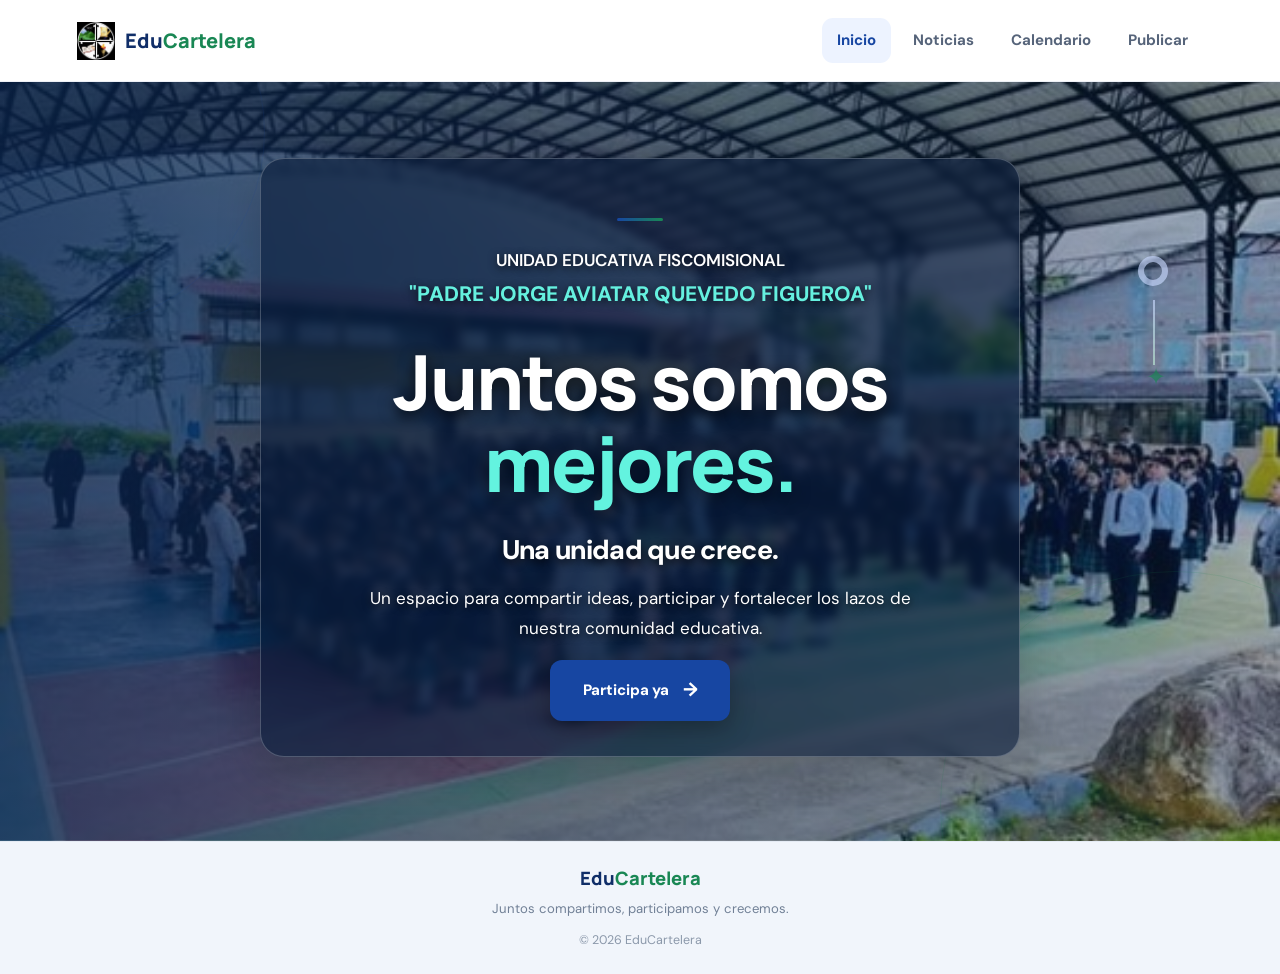
<file: index.html>
<!DOCTYPE html>
<html lang="es">
<head>
  <meta charset="UTF-8">
  <meta name="viewport" content="width=device-width, initial-scale=1.0">

  <meta name="description" content="EduCartelera: un espacio de encuentro para nuestra comunidad educativa.">

  <title>Inicio | EduCartelera</title>

  <link rel="stylesheet" href="styles.css">
  <script src="script.js" defer></script>
</head>

<body>
  <header class="site-header">
    <a class="brand" href="index.html" aria-label="EduCartelera, inicio">
      <img
        class="site-logo"
        src="escudo.png"
        alt="Escudo de la institución"
        width="38"
        height="38"
      >
      <span>Edu<span class="brand-accent">Cartelera</span></span>
    </a>

    <button
      class="menu-toggle"
      type="button"
      aria-label="Abrir menú"
      aria-expanded="false"
    >☰</button>

    <nav class="main-nav" aria-label="Navegación principal">
      <a class="active" href="index.html">Inicio</a>
      <a href="noticias.html">Noticias</a>
      <a href="calendar.html">Calendario</a>
      <a href="publica.html">Publicar</a>
    </nav>
  </header>

  <main>
    <section class="home-hero-minimal">
      <div class="home-decoration home-decoration-one"></div>
      <div class="home-decoration home-decoration-two"></div>

      <div class="home-content">
        

        <div class="home-line"></div>

        <p class="home-institution">
          UNIDAD EDUCATIVA FISCOMISIONAL
          <strong>"PADRE JORGE AVIATAR QUEVEDO FIGUEROA"</strong>
        </p>

        <h1>
          Juntos somos
          <span>mejores.</span>
        </h1>

        <p class="home-slogan">
          Una unidad que crece.
        </p>

        <p class="home-description">
          Un espacio para compartir ideas, participar y fortalecer
          los lazos de nuestra comunidad educativa.
        </p>

        <a class="button button-primary home-cta" href="publica.html">
          Participa ya
          <span aria-hidden="true">→</span>
        </a>
        
      </div>

      <div class="home-side-mark" aria-hidden="true">
        <span class="mark-circle"></span>
        <span class="mark-line"></span>
        <span class="mark-star">✦</span>
      </div>
    </section>
  </main>

  <footer class="site-footer home-footer">
    <a class="footer-brand" href="index.html">
      Edu<span class="brand-accent">Cartelera</span>
    </a>

    <p>Juntos compartimos, participamos y crecemos.</p>

    <span class="copyright">
      © <span data-year>2026</span> EduCartelera
    </span>
  </footer>
</body>
</html>
</file>
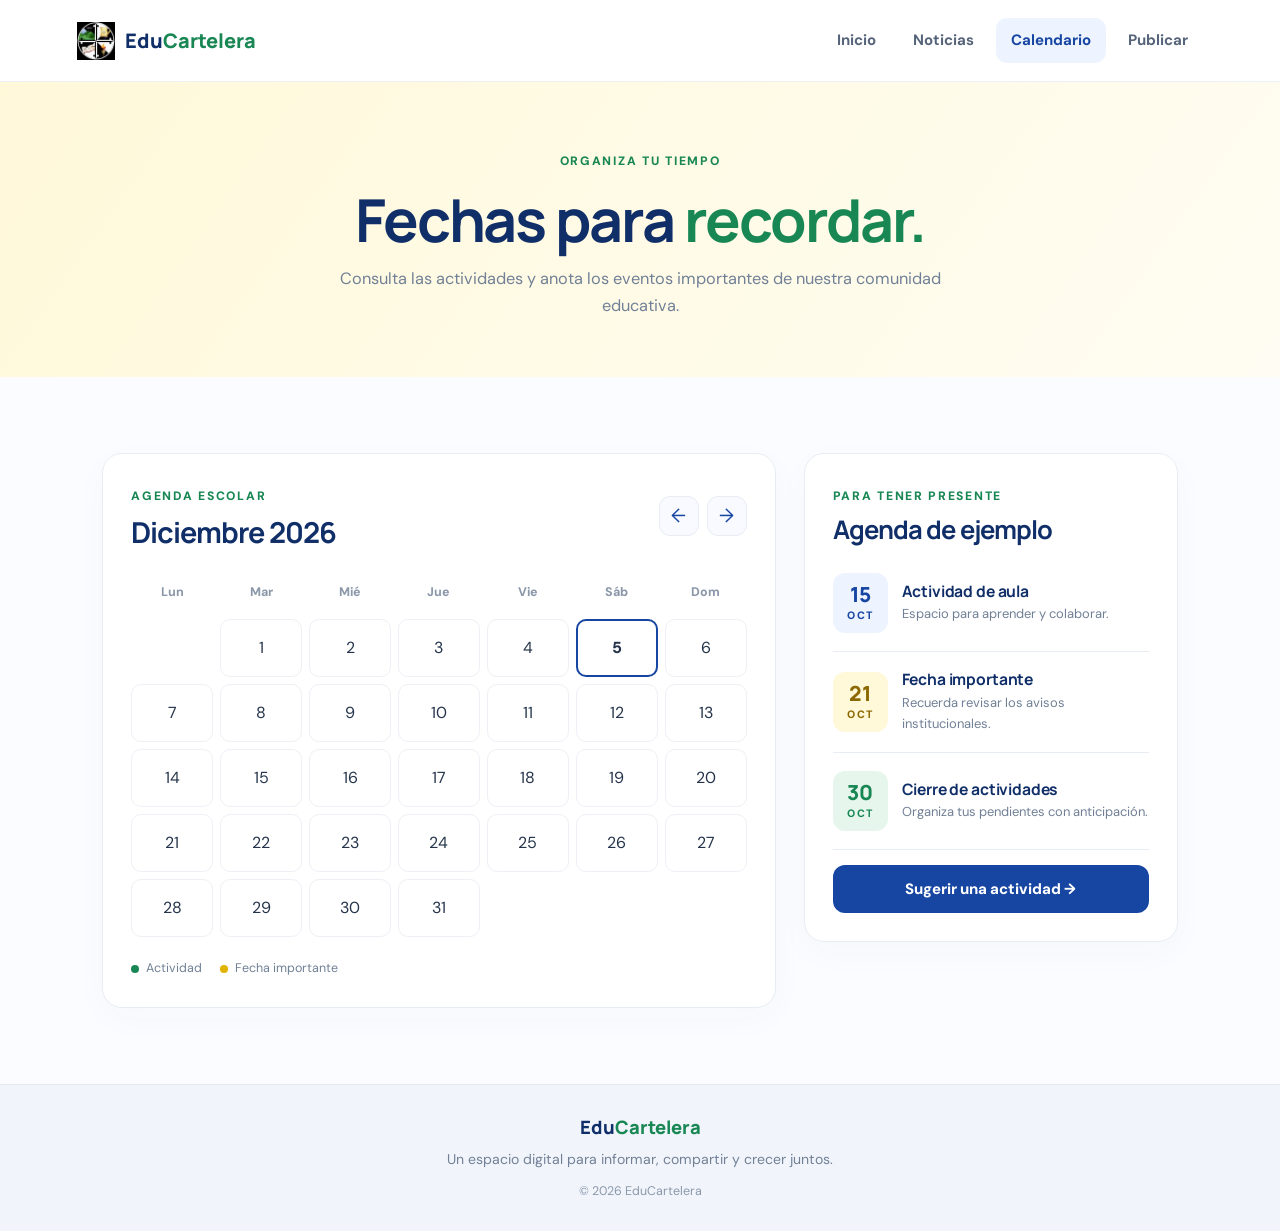
<file: calendar.html>
<!DOCTYPE html>
<html lang="es">
<head>
  <meta charset="UTF-8">
  <meta name="viewport" content="width=device-width, initial-scale=1.0">
  <meta name="description" content="Calendario de actividades de EduCartelera.">
  <title>Calendario | EduCartelera</title>
  <link rel="stylesheet" href="styles.css">
  <script src="script.js" defer></script>
</head>
<body>
  <header class="site-header">
    <a class="brand" href="index.html" aria-label="EduCartelera, inicio">
      <img class="site-logo" src="escudo.png" alt="Escudo de la institución" width="38" height="38">
      <span>Edu<span class="brand-accent">Cartelera</span></span>
    </a>
    <button class="menu-toggle" type="button" aria-label="Abrir menú" aria-expanded="false">☰</button>
    <nav class="main-nav" aria-label="Navegación principal">
      <a href="index.html">Inicio</a><a href="noticias.html">Noticias</a><a class="active" href="calendar.html">Calendario</a><a href="publica.html">Publicar</a>
    </nav>
  </header>

  <main class="page-main">
    <section class="page-hero page-hero-yellow">
      <span class="section-kicker">ORGANIZA TU TIEMPO</span>
      <h1>Fechas para <span>recordar.</span></h1>
      <p>Consulta las actividades y anota los eventos importantes de nuestra comunidad educativa.</p>
    </section>

    <section class="section calendar-section">
      <div class="calendar-panel">
        <div class="calendar-top">
          <div><span class="section-kicker">AGENDA ESCOLAR</span><h2 id="calendar-month-label">Octubre 2026</h2></div>
          <div class="calendar-controls"><button type="button" id="prev-month" aria-label="Mes anterior">←</button><button type="button" id="next-month" aria-label="Mes siguiente">→</button></div>
        </div>
        <div class="calendar-grid calendar-weekdays" aria-hidden="true"><span>Lun</span><span>Mar</span><span>Mié</span><span>Jue</span><span>Vie</span><span>Sáb</span><span>Dom</span></div>
        <div class="calendar-grid" id="calendar-days" aria-label="Días del mes"></div>
        <div class="calendar-legend"><span><i class="legend-dot dot-blue"></i> Actividad</span><span><i class="legend-dot dot-yellow"></i> Fecha importante</span></div>
      </div>
      <aside class="events-panel">
        <span class="section-kicker">PARA TENER PRESENTE</span><h2>Agenda de ejemplo</h2>
        <article class="event-item"><div class="event-date event-date-blue"><strong>15</strong><span>OCT</span></div><div><h3>Actividad de aula</h3><p>Espacio para aprender y colaborar.</p></div></article>
        <article class="event-item"><div class="event-date event-date-yellow"><strong>21</strong><span>OCT</span></div><div><h3>Fecha importante</h3><p>Recuerda revisar los avisos institucionales.</p></div></article>
        <article class="event-item"><div class="event-date event-date-green"><strong>30</strong><span>OCT</span></div><div><h3>Cierre de actividades</h3><p>Organiza tus pendientes con anticipación.</p></div></article>
        <a class="button button-primary button-full" href="publica.html">Sugerir una actividad →</a>
      </aside>
    </section>
  </main>

  <footer class="site-footer"><a class="footer-brand" href="index.html">Edu<span class="brand-accent">Cartelera</span></a><p>Un espacio digital para informar, compartir y crecer juntos.</p><span class="copyright">© <span data-year>2026</span> EduCartelera</span></footer>
</body>
</html>
</file>
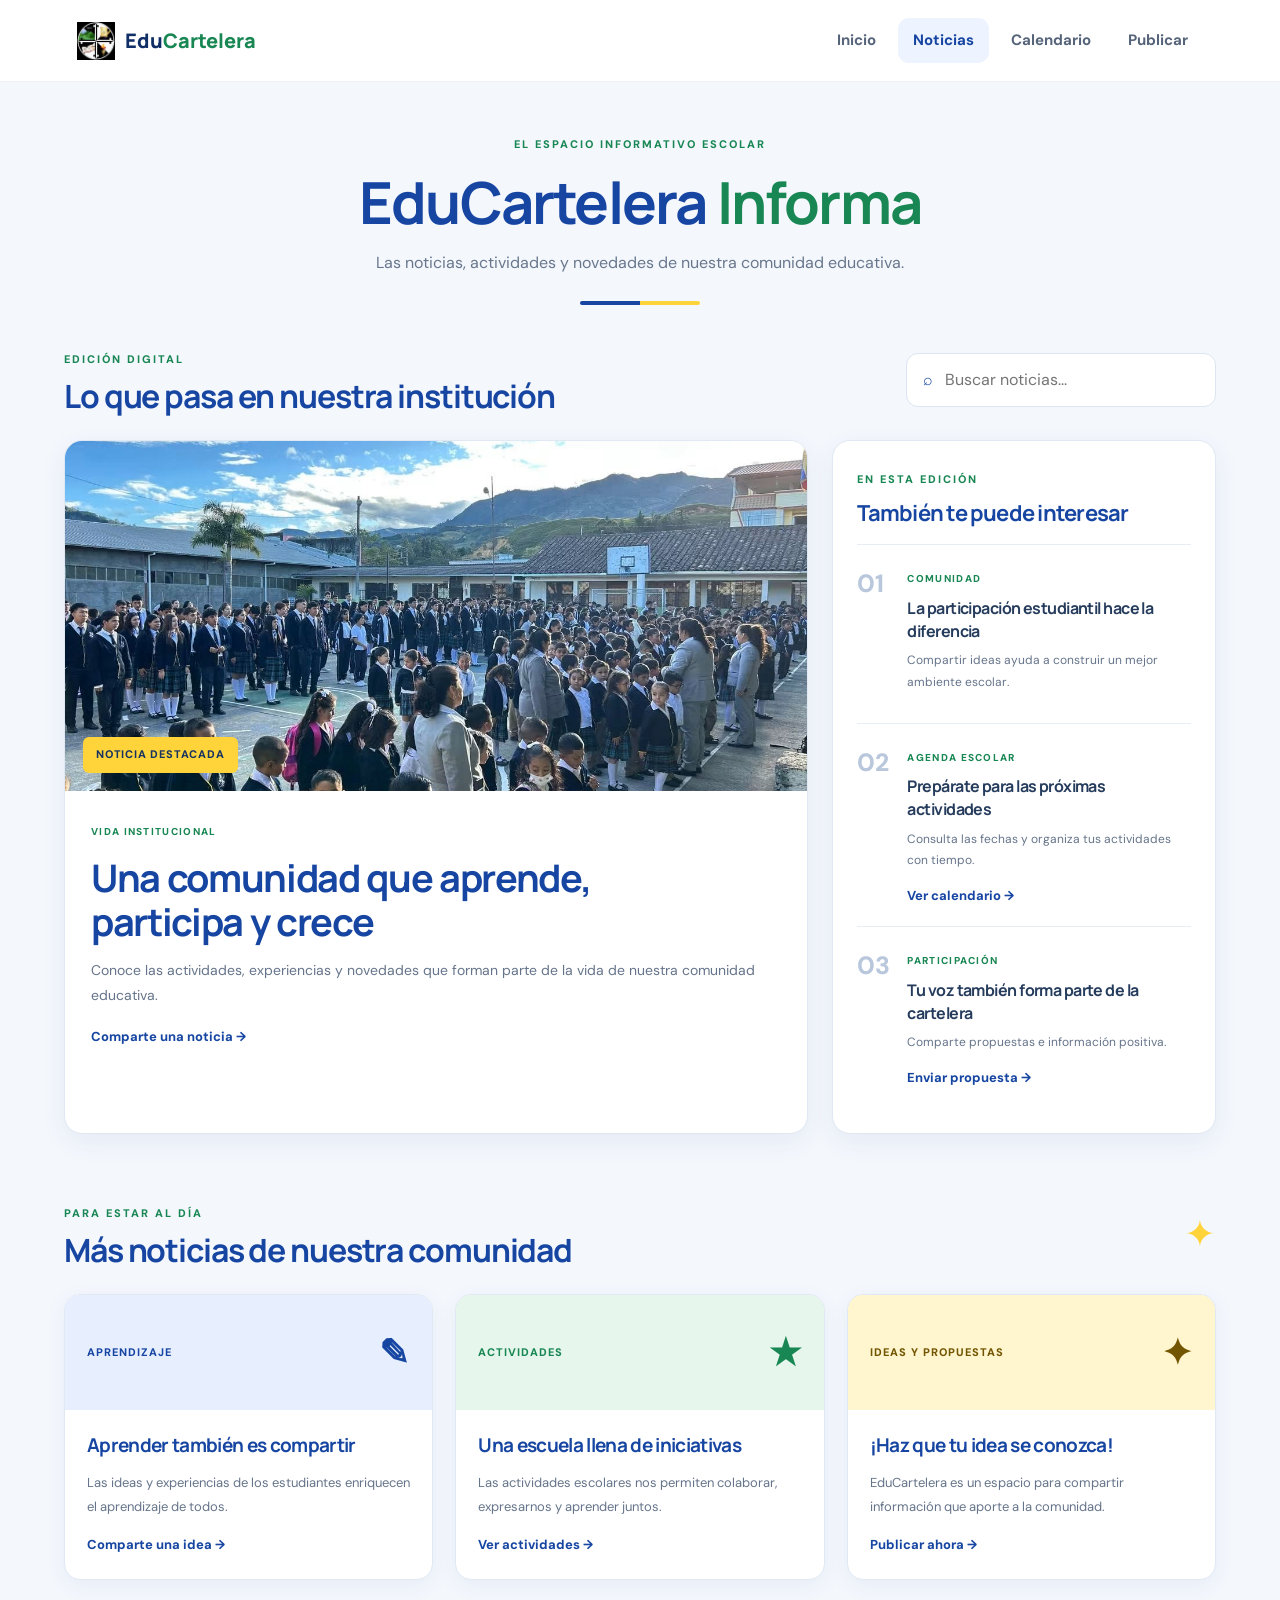
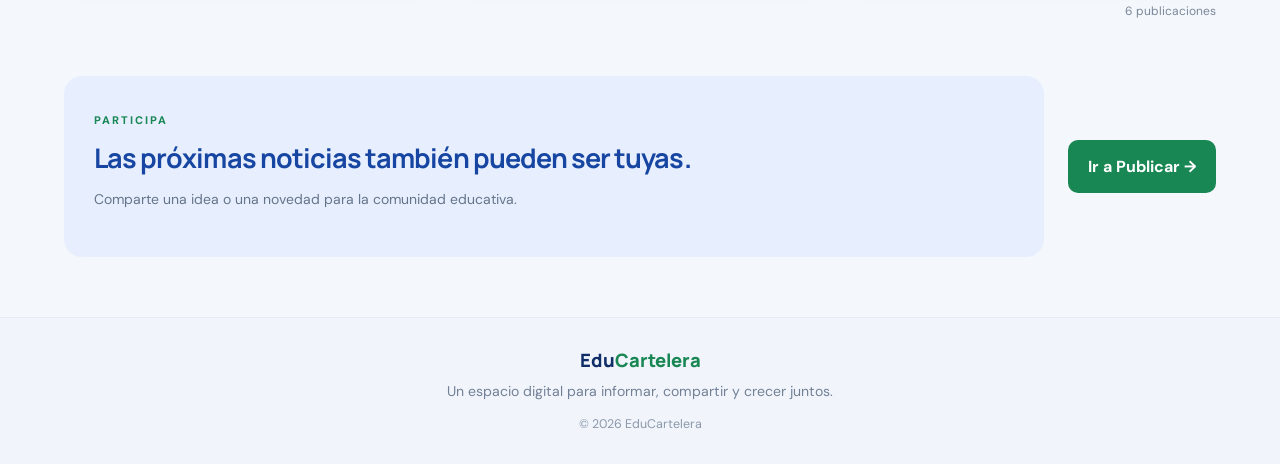
<file: noticias.html>
<!DOCTYPE html>
<html lang="es">
<head>
  <meta charset="UTF-8">
  <meta name="viewport" content="width=device-width, initial-scale=1.0">
  <meta name="description" content="Periódico digital de nuestra comunidad educativa.">
  <title>Noticias | EduCartelera</title>
  <link rel="stylesheet" href="styles.css">
  <script src="script.js" defer></script>
</head>
<body>
  <header class="site-header">
    <a class="brand" href="index.html" aria-label="EduCartelera, inicio">
      <img class="site-logo" src="escudo.png" alt="Escudo de la institución" width="38" height="38">
      <span>Edu<span class="brand-accent">Cartelera</span></span>
    </a>

    <button class="menu-toggle" type="button"
      aria-label="Abrir menú" aria-expanded="false">☰</button>

    <nav class="main-nav" aria-label="Navegación principal">
      <a href="index.html">Inicio</a>
      <a class="active" href="noticias.html">Noticias</a>
      <a href="calendar.html">Calendario</a>
      <a href="publica.html">Publicar</a>
    </nav>
  </header>

  <main class="periodico">

    <!-- CABECERA DEL PERIÓDICO -->
    <section class="periodico-masthead">
      <span class="periodico-etiqueta">EL ESPACIO INFORMATIVO ESCOLAR</span>
      <h1>EduCartelera <span>Informa</span></h1>
      <p>Las noticias, actividades y novedades de nuestra comunidad educativa.</p>
      <div class="periodico-linea"></div>
    </section>

    <!-- BUSCADOR -->
    <section class="periodico-busqueda">
      <div>
        <span class="periodico-mini">EDICIÓN DIGITAL</span>
        <h2>Lo que pasa en nuestra institución</h2>
      </div>

      <label class="periodico-search">
        <span aria-hidden="true">⌕</span>
        <input id="news-search" type="search"
          placeholder="Buscar noticias..." autocomplete="off"
          aria-label="Buscar noticias">
      </label>
    </section>

    <!-- NOTICIA DESTACADA -->
    <section class="periodico-destacada">
      <article class="periodico-portada" data-search="institución comunidad estudiantes actividades escolares vida institucional">
        <div class="portada-foto">
          <img src="institucion-noticias.jpg"
            alt="Fotografía de nuestra institución educativa">
          <span class="portada-sello">NOTICIA DESTACADA</span>
        </div>

        <div class="portada-contenido">
          <span class="noticia-seccion">VIDA INSTITUCIONAL</span>
          <h2>Una comunidad que aprende, participa y crece</h2>
          <p>
            Conoce las actividades, experiencias y novedades que forman
            parte de la vida de nuestra comunidad educativa.
          </p>
          <a class="periodico-enlace" href="publica.html">
            Comparte una noticia <span>→</span>
          </a>
        </div>
      </article>

      <aside class="periodico-lateral">
        <span class="periodico-mini">EN ESTA EDICIÓN</span>
        <h2>También te puede interesar</h2>

        <article class="lateral-noticia" data-search="participación estudiantil comunidad actividades">
          <span class="lateral-numero">01</span>
          <div>
            <span class="noticia-seccion">COMUNIDAD</span>
            <h3>La participación estudiantil hace la diferencia</h3>
            <p>Compartir ideas ayuda a construir un mejor ambiente escolar.</p>
          </div>
        </article>

        <article class="lateral-noticia" data-search="organización calendario eventos actividades fechas">
          <span class="lateral-numero">02</span>
          <div>
            <span class="noticia-seccion">AGENDA ESCOLAR</span>
            <h3>Prepárate para las próximas actividades</h3>
            <p>Consulta las fechas y organiza tus actividades con tiempo.</p>
            <a href="calendar.html">Ver calendario →</a>
          </div>
        </article>

        <article class="lateral-noticia" data-search="ideas creatividad propuestas estudiantes">
          <span class="lateral-numero">03</span>
          <div>
            <span class="noticia-seccion">PARTICIPACIÓN</span>
            <h3>Tu voz también forma parte de la cartelera</h3>
            <p>Comparte propuestas e información positiva.</p>
            <a href="publica.html">Enviar propuesta →</a>
          </div>
        </article>
      </aside>
    </section>

    <!-- OTRAS NOTICIAS -->
    <section class="periodico-otras">
      <div class="periodico-titulo-seccion">
        <div>
          <span class="periodico-mini">PARA ESTAR AL DÍA</span>
          <h2>Más noticias de nuestra comunidad</h2>
        </div>
        <span class="periodico-decoracion">✦</span>
      </div>

      <div class="periodico-tarjetas" id="news-grid">
        <article class="periodico-tarjeta" data-search="académico aprendizaje educación estudiantes">
          <div class="tarjeta-cabecera tarjeta-azul">
            <span>APRENDIZAJE</span>
            <span class="tarjeta-icono">✎</span>
          </div>
          <div class="tarjeta-contenido">
            <h3>Aprender también es compartir</h3>
            <p>Las ideas y experiencias de los estudiantes enriquecen el aprendizaje de todos.</p>
            <a href="publica.html">Comparte una idea →</a>
          </div>
        </article>

        <article class="periodico-tarjeta" data-search="deporte cultura actividades escolares eventos">
          <div class="tarjeta-cabecera tarjeta-verde">
            <span>ACTIVIDADES</span>
            <span class="tarjeta-icono">★</span>
          </div>
          <div class="tarjeta-contenido">
            <h3>Una escuela llena de iniciativas</h3>
            <p>Las actividades escolares nos permiten colaborar, expresarnos y aprender juntos.</p>
            <a href="calendar.html">Ver actividades →</a>
          </div>
        </article>

        <article class="periodico-tarjeta" data-search="creatividad ideas propuestas participación">
          <div class="tarjeta-cabecera tarjeta-amarilla">
            <span>IDEAS Y PROPUESTAS</span>
            <span class="tarjeta-icono">✦</span>
          </div>
          <div class="tarjeta-contenido">
            <h3>¡Haz que tu idea se conozca!</h3>
            <p>EduCartelera es un espacio para compartir información que aporte a la comunidad.</p>
            <a href="publica.html">Publicar ahora →</a>
          </div>
        </article>
      </div>

      <p class="periodico-vacio" id="news-empty" hidden>
        No encontramos noticias con ese texto. Prueba con otra palabra.
      </p>
      <p class="periodico-conteo" id="news-count">6 publicaciones</p>
    </section>

    <section class="periodico-invitacion">
      <div>
        <span class="periodico-mini">PARTICIPA</span>
        <h2>Las próximas noticias también pueden ser tuyas.</h2>
        <p>Comparte una idea o una novedad para la comunidad educativa.</p>
      </div>
      <a href="publica.html">Ir a Publicar <span>→</span></a>
    </section>

  </main>

  <footer class="site-footer">
    <a class="footer-brand" href="index.html">Edu<span class="brand-accent">Cartelera</span></a>
    <p>Un espacio digital para informar, compartir y crecer juntos.</p>
    <span class="copyright">© <span data-year>2026</span> EduCartelera</span>
  </footer>
</body>
</html>
</file>
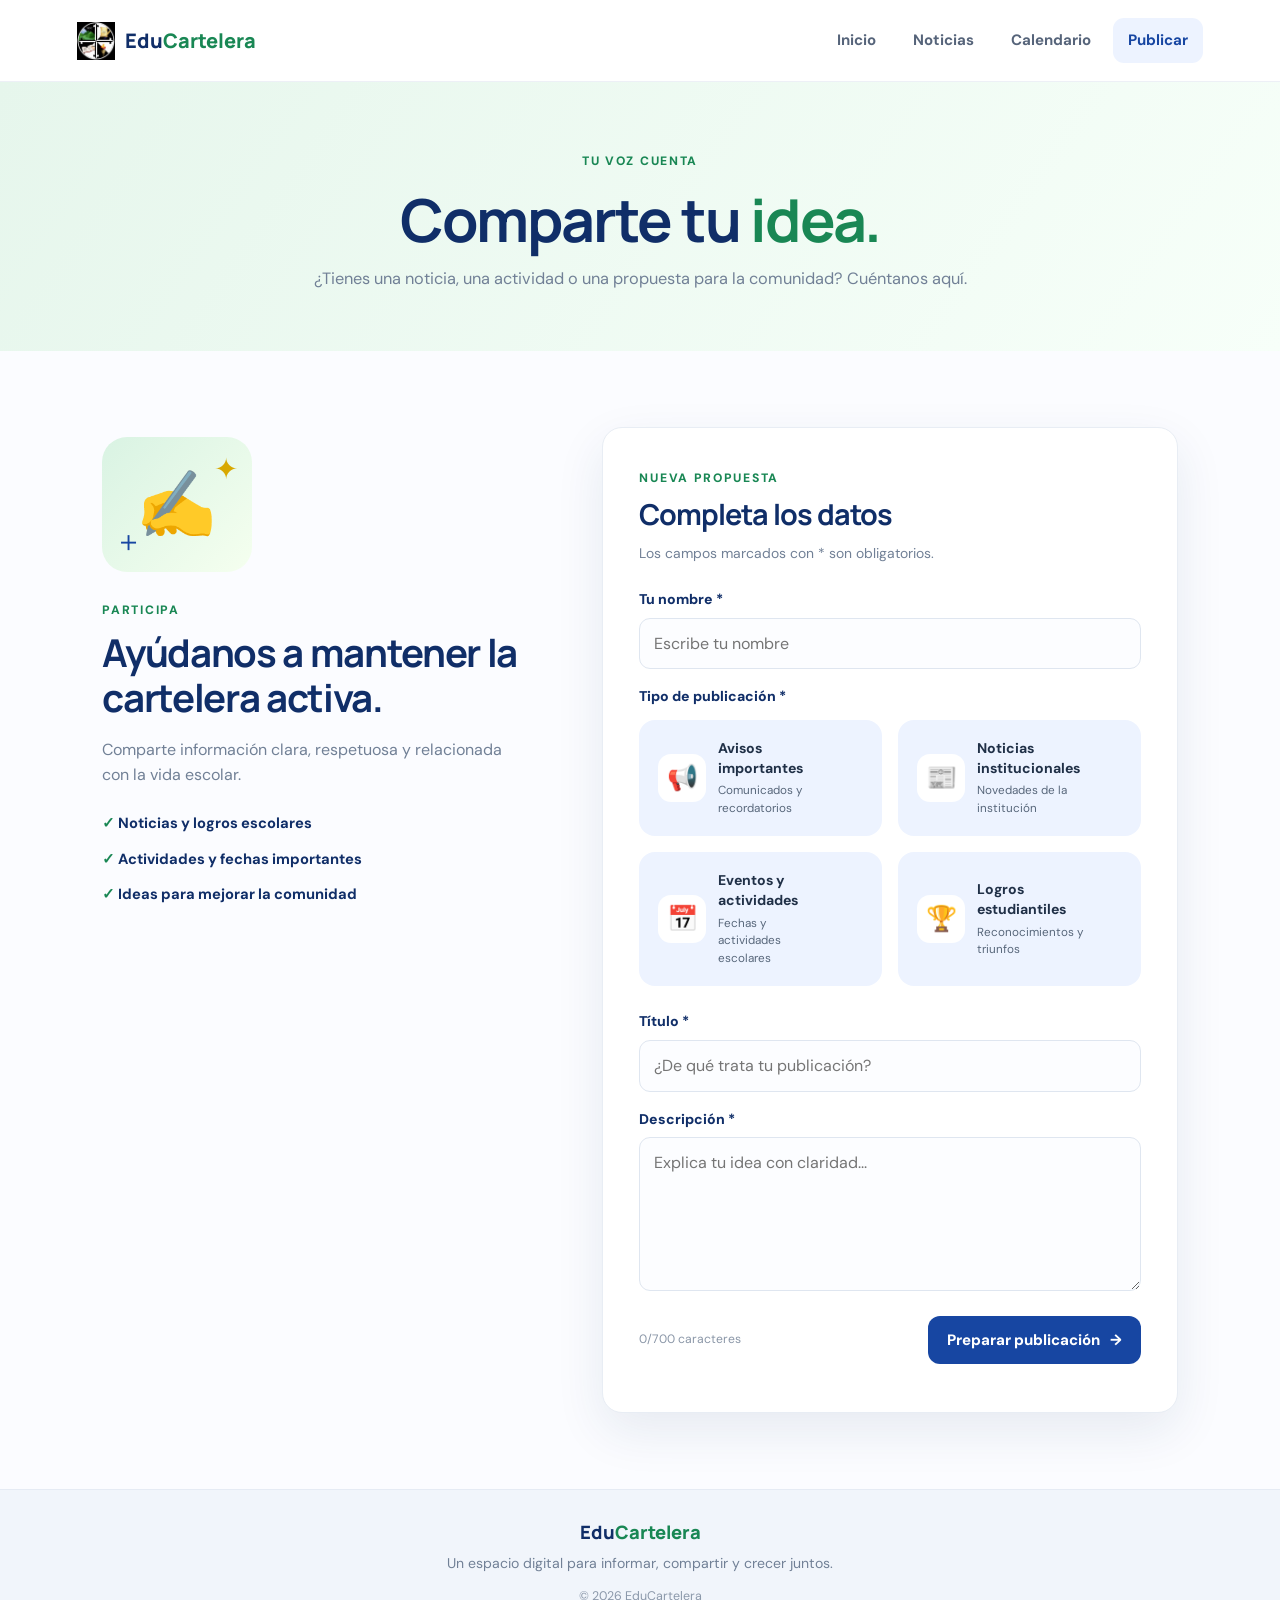
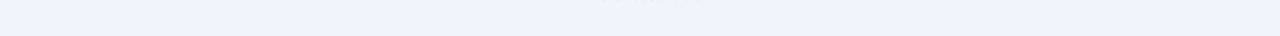
<file: publica.html>
<!DOCTYPE html>
<html lang="es">
<head>
  <meta charset="UTF-8">
  <meta name="viewport" content="width=device-width, initial-scale=1.0">
  <meta name="description" content="Envía una propuesta para la cartelera digital escolar.">
  <title>Publicar | EduCartelera</title>
  <link rel="stylesheet" href="styles.css">
  <script src="script.js" defer></script>
</head>
<body>
  <header class="site-header">
    <a class="brand" href="index.html" aria-label="EduCartelera, inicio">
      <img class="site-logo" src="escudo.png" alt="Escudo de la institución" width="38" height="38">
      <span>Edu<span class="brand-accent">Cartelera</span></span>
    </a>
    <button class="menu-toggle" type="button" aria-label="Abrir menú" aria-expanded="false">☰</button>
    <nav class="main-nav" aria-label="Navegación principal">
      <a href="index.html">Inicio</a><a href="noticias.html">Noticias</a><a href="calendar.html">Calendario</a><a class="active" href="publica.html">Publicar</a>
    </nav>
  </header>

  <main class="page-main">
    <section class="page-hero page-hero-green">
      <span class="section-kicker">TU VOZ CUENTA</span>
      <h1>Comparte tu <span>idea.</span></h1>
      <p>¿Tienes una noticia, una actividad o una propuesta para la comunidad? Cuéntanos aquí.</p>
    </section>

    <section class="section publish-layout">
      <div class="publish-intro">
        <div class="publish-art"><span class="publish-art-icon">✍️</span><span class="publish-spark spark-a">✦</span><span class="publish-spark spark-b">＋</span></div>
        <span class="section-kicker">PARTICIPA</span>
        <h2>Ayúdanos a mantener la cartelera activa.</h2>
        <p>Comparte información clara, respetuosa y relacionada con la vida escolar.</p>
        <ul class="check-list"><li>✓ Noticias y logros escolares</li><li>✓ Actividades y fechas importantes</li><li>✓ Ideas para mejorar la comunidad</li></ul>
      </div>

      <form class="publish-form" id="publish-form">
        <div class="form-heading"><span class="section-kicker">NUEVA PROPUESTA</span><h2>Completa los datos</h2><p>Los campos marcados con * son obligatorios.</p></div>
        <label for="author">Tu nombre *</label>
        <input id="author" name="author" type="text" placeholder="Escribe tu nombre" required maxlength="70">
      
<label class="category-label">Tipo de publicación *</label>

<div class="categorias-publicacion">

  <label class="categoria-card categoria-avisos">
    <input type="radio" name="category" value="Avisos importantes" required>
    <span class="categoria-icono">📢</span>
    <span class="categoria-info">
      <strong>Avisos importantes</strong>
      <small>Comunicados y recordatorios</small>
    </span>
    <span class="categoria-check">✓</span>
  </label>

  <label class="categoria-card categoria-noticias">
    <input type="radio" name="category" value="Noticias institucionales" required>
    <span class="categoria-icono">📰</span>
    <span class="categoria-info">
      <strong>Noticias institucionales</strong>
      <small>Novedades de la institución</small>
    </span>
    <span class="categoria-check">✓</span>
  </label>

  <label class="categoria-card categoria-eventos">
    <input type="radio" name="category" value="Eventos y actividades" required>
    <span class="categoria-icono">📅</span>
    <span class="categoria-info">
      <strong>Eventos y actividades</strong>
      <small>Fechas y actividades escolares</small>
    </span>
    <span class="categoria-check">✓</span>
  </label>

  <label class="categoria-card categoria-logros">
    <input type="radio" name="category" value="Logros estudiantiles" required>
    <span class="categoria-icono">🏆</span>
    <span class="categoria-info">
      <strong>Logros estudiantiles</strong>
      <small>Reconocimientos y triunfos</small>
    </span>
    <span class="categoria-check">✓</span>
  </label>

</div>

        <label for="headline">Título *</label>
        <input id="headline" name="headline" type="text" placeholder="¿De qué trata tu publicación?" required maxlength="100">
        <label for="details">Descripción *</label>
        <textarea id="details" name="details" rows="5" placeholder="Explica tu idea con claridad..." required maxlength="700"></textarea>
        <div class="form-footer"><span id="char-count">0/700 caracteres</span><button class="button button-primary" type="submit">Preparar publicación <span aria-hidden="true">→</span></button></div>
        <p class="form-feedback" id="form-feedback" role="status" aria-live="polite"></p>
      </form>
    </section>
  </main>

  <footer class="site-footer"><a class="footer-brand" href="index.html">Edu<span class="brand-accent">Cartelera</span></a><p>Un espacio digital para informar, compartir y crecer juntos.</p><span class="copyright">© <span data-year>2026</span> EduCartelera</span></footer>
</body>
</html>
</file>
<file: styles.css>
@import url('https://fonts.googleapis.com/css2?family=DM+Sans:wght@400;500;600;700&family=Manrope:wght@400;500;600;700;800&display=swap');

:root {
  --blue: #1746a2;
  --blue-dark: #102e68;
  --blue-light: #edf3ff;
  --green: #198754;
  --green-light: #e6f6ec;
  --yellow: #ffd43b;
  --yellow-light: #fff8d9;
  --white: #ffffff;
  --text: #25344b;
  --muted: #718096;
  --line: #e8edf4;
  --shadow: 0 18px 50px rgba(25, 54, 100, .09);
}
* { box-sizing: border-box; }
html { scroll-behavior: smooth; }
body { margin: 0; font-family: 'DM Sans', Arial, sans-serif; color: var(--text); background: #fbfcff; line-height: 1.6; }
a { color: inherit; text-decoration: none; }
button, input, select, textarea { font: inherit; }
button, a { -webkit-tap-highlight-color: transparent; }
.site-header { min-height: 82px; display: flex; align-items: center; justify-content: space-between; gap: 24px; padding: 14px clamp(20px, 6vw, 88px); background: rgba(255,255,255,.96); border-bottom: 1px solid #edf0f6; position: sticky; top: 0; z-index: 20; backdrop-filter: blur(12px); }
.brand { display: inline-flex; align-items: center; gap: 10px; color: var(--blue-dark); font: 800 1.25rem/1.1 'Manrope', sans-serif; white-space: nowrap; }
.site-logo { display: block; width: 38px !important; height: 38px !important; max-width: 38px !important; max-height: 38px !important; object-fit: contain; flex: 0 0 38px; }
.brand-accent { color: var(--green); }
.main-nav { display: flex; align-items: center; gap: 7px; }
.main-nav a { padding: 10px 15px; border-radius: 11px; color: #56647a; font-size: .94rem; font-weight: 700; transition: background .2s, color .2s, transform .2s; }
.main-nav a:hover, .main-nav a.active { background: var(--blue-light); color: var(--blue); }
.main-nav a:hover { transform: translateY(-1px); }
.menu-toggle { display: none; border: 0; border-radius: 10px; background: var(--blue-light); color: var(--blue); font-size: 1.35rem; padding: 6px 12px; cursor: pointer; }
.hero { min-height: 510px; padding: 70px clamp(20px, 8vw, 120px); display: grid; grid-template-columns: 1.05fr .95fr; align-items: center; gap: 40px; overflow: hidden; background: radial-gradient(circle at 85% 15%, rgba(255,212,59,.2), transparent 25%), linear-gradient(120deg, #f0f5ff 0%, #f8fbff 54%, #e9f8f0 100%); }
.hero-copy { max-width: 640px; position: relative; z-index: 2; }
.eyebrow, .section-kicker { color: var(--green); font-size: .76rem; font-weight: 800; letter-spacing: .14em; }
.eyebrow { display: inline-flex; align-items: center; gap: 9px; padding: 8px 12px; border-radius: 100px; background: #fff; box-shadow: 0 5px 20px #1a4a8610; }
.eyebrow-dot { width: 7px; height: 7px; border-radius: 50%; background: var(--green); }
h1, h2, h3 { font-family: 'Manrope', 'DM Sans', sans-serif; line-height: 1.18; letter-spacing: -.035em; }
.hero h1 { margin: 22px 0 18px; font-size: clamp(2.6rem, 5vw, 4.45rem); color: var(--blue-dark); }
.hero h1 span, .page-hero h1 span { color: var(--green); }
.hero-copy > p { max-width: 550px; color: #5d6b81; font-size: 1.07rem; line-height: 1.85; }
.hero-actions { display: flex; gap: 12px; flex-wrap: wrap; margin-top: 28px; }
.button { display: inline-flex; justify-content: center; align-items: center; gap: 10px; min-height: 48px; padding: 12px 19px; border: 0; border-radius: 12px; font-weight: 800; font-size: .94rem; cursor: pointer; transition: transform .2s, box-shadow .2s, background .2s; }
.button:hover { transform: translateY(-2px); box-shadow: 0 9px 22px #102e681a; }
.button-primary { background: var(--blue); color: white; }
.button-primary:hover { background: var(--blue-dark); }
.button-light { background: white; color: var(--blue); border: 1px solid #e1e9f7; }
.button-dark { background: var(--blue-dark); color: white; }
.button-full { width: 100%; margin-top: 15px; }
.hero-note { margin-top: 25px; font-size: .88rem; color: #738097; }
.note-mark { color: #e0a900; margin-right: 6px; }
.hero-art { position: relative; min-height: 350px; display: grid; place-items: center; }
.art-orbit { position: absolute; border: 1px solid #cbd9f0; border-radius: 50%; }
.orbit-one { width: 340px; height: 340px; }
.orbit-two { width: 410px; height: 410px; border-style: dashed; opacity: .65; }
.art-card { position: relative; width: min(330px, 88%); padding: 16px; background: #fff; border: 1px solid #e5ebf4; border-radius: 19px; box-shadow: 0 24px 60px #1c40751a; transform: rotate(-2deg); z-index: 2; }
.art-card-top { display: flex; align-items: center; gap: 5px; margin-bottom: 15px; }
.mini-dot { width: 7px; height: 7px; border-radius: 50%; background: #d6dfed; }
.art-label { margin-left: auto; color: #91a0b6; font-size: .6rem; letter-spacing: .13em; font-weight: 800; }
.art-paper { min-height: 80px; border-radius: 12px; padding: 14px 16px; margin-top: 10px; display: flex; align-items: center; gap: 13px; }
.paper-yellow { display: block; background: var(--yellow); color: var(--blue-dark); min-height: 130px; padding: 17px 20px; }
.paper-icon { display: block; font-size: 1.1rem; }
.paper-yellow strong { display: block; font: 800 1.55rem/1.15 'Manrope', sans-serif; margin: 5px 0; }
.paper-yellow small { font-size: .69rem; }
.paper-white { background: #f2f6ff; }
.paper-green { background: #e5f7eb; }
.paper-emoji { font-size: 1.6rem; }
.art-paper strong, .art-paper small { display: block; }
.art-paper strong { font-size: .9rem; }
.art-paper small { color: #7c8aa0; font-size: .73rem; margin-top: 3px; }
.float-shape { position: absolute; z-index: 3; }
.shape-star { top: 20px; right: 12%; color: #e4b500; font-size: 2.6rem; }
.shape-circle { bottom: 18px; left: 9%; width: 22px; height: 22px; border: 6px solid #73c99a; border-radius: 50%; }
.shape-plus { top: 22%; left: 2%; font-size: 2rem; color: var(--blue); }
.section { padding: 76px clamp(20px, 8vw, 120px); }
.section-heading { text-align: center; margin: 0 auto 35px; max-width: 700px; }
.section-heading h2, .community-copy h2, .calendar-top h2, .events-panel h2, .publish-intro h2, .form-heading h2 { margin: 9px 0 10px; font-size: clamp(1.8rem, 3vw, 2.55rem); color: var(--blue-dark); }
.section-heading p, .community-copy p { color: var(--muted); margin: 0; }
.feature-grid { display: grid; grid-template-columns: repeat(3, minmax(0, 1fr)); gap: 20px; }
.feature-card { position: relative; padding: 27px; border-radius: 19px; border: 1px solid transparent; overflow: hidden; transition: transform .25s, box-shadow .25s; }
.feature-card:hover, .news-card:hover { transform: translateY(-5px); box-shadow: var(--shadow); }
.feature-blue { background: #eff4ff; border-color: #e1eaff; }
.feature-yellow { background: #fff9df; border-color: #fff0b5; }
.feature-green { background: #eaf8ef; border-color: #d7f0e0; }
.feature-icon { display: grid; place-items: center; width: 54px; height: 54px; background: white; border-radius: 15px; font-size: 1.55rem; box-shadow: 0 5px 16px #102e680b; }
.card-number { position: absolute; top: 27px; right: 27px; color: #9aa7b9; font-size: .76rem; font-weight: 800; letter-spacing: .1em; }
.feature-card h3 { color: var(--blue-dark); font-size: 1.25rem; margin: 22px 0 10px; }
.feature-card p { color: #69778c; min-height: 76px; margin: 0 0 18px; font-size: .94rem; }
.text-link { color: var(--blue); display: inline-flex; align-items: center; gap: 8px; font-weight: 800; font-size: .9rem; }
.text-link span { transition: transform .2s; }
.text-link:hover span { transform: translateX(4px); }
.community-strip { margin: 0 clamp(20px, 8vw, 120px) 75px; padding: 28px 32px; display: flex; align-items: center; gap: 22px; background: #fff; border: 1px solid var(--line); border-radius: 20px; box-shadow: 0 12px 35px #173a7008; }
.community-symbol { display: grid; place-items: center; flex: 0 0 58px; width: 58px; height: 58px; border-radius: 17px; background: var(--yellow); color: var(--blue-dark); font-size: 2rem; }
.community-copy { flex: 1; }
.community-copy h2 { font-size: 1.45rem; margin: 5px 0; }
.community-copy p { font-size: .92rem; }
.site-footer { padding: 29px 20px; text-align: center; background: #f1f5fb; border-top: 1px solid #e5ebf4; }
.footer-brand { display: inline-block; font: 800 1.15rem 'Manrope', sans-serif; color: var(--blue-dark); }
.site-footer p { margin: 6px 0; color: var(--muted); font-size: .88rem; }
.copyright { display: block; margin-top: 12px; color: #8b98aa; font-size: .78rem; }
.page-main { min-height: 60vh; }
.page-hero { padding: 65px 20px 58px; text-align: center; }
.page-hero-blue { background: linear-gradient(125deg, #eff4ff, #f7faff); }
.page-hero-yellow { background: linear-gradient(125deg, #fff8d9, #fffdf3); }
.page-hero-green { background: linear-gradient(125deg, #e6f6ec, #f7fff9); }
.page-hero h1 { margin: 12px auto; max-width: 850px; color: var(--blue-dark); font-size: clamp(2.3rem, 5vw, 3.7rem); }
.page-hero p { max-width: 670px; margin: 0 auto; color: var(--muted); font-size: 1.02rem; }
.search-wrap { display: flex; align-items: center; gap: 10px; max-width: 440px; margin: 25px auto 0; padding: 0 16px; background: white; border: 1px solid #e0e8f4; border-radius: 13px; box-shadow: 0 8px 24px #173a7008; }
.search-wrap > span { font-size: 1.6rem; color: var(--blue); }
.search-wrap input { width: 100%; min-width: 0; padding: 14px 0; border: 0; outline: 0; background: transparent; color: var(--text); }
.section-heading-row { display: flex; justify-content: space-between; align-items: end; text-align: left; max-width: none; gap: 20px; }
.section-heading-row h2 { margin-bottom: 0; }
.result-count { color: var(--muted); font-size: .86rem; white-space: nowrap; padding-bottom: 5px; }
.news-grid { display: grid; grid-template-columns: repeat(3, minmax(0, 1fr)); gap: 22px; }
.news-card { overflow: hidden; background: white; border: 1px solid var(--line); border-radius: 18px; transition: transform .25s, box-shadow .25s; }
.news-visual { position: relative; min-height: 175px; display: grid; place-items: center; overflow: hidden; }
.visual-blue { background: #dfe9ff; }.visual-yellow { background: #fff0a9; }.visual-green { background: #d7f3e0; }
.visual-emoji { font-size: 4rem; filter: drop-shadow(0 8px 9px #16365b14); }
.news-tag { position: absolute; top: 14px; left: 14px; padding: 5px 10px; border-radius: 50px; background: #ffffffc9; color: var(--blue-dark); font-size: .72rem; font-weight: 800; }
.visual-number { position: absolute; bottom: -17px; right: 7px; color: #ffffff85; font: 800 5rem/1 'Manrope', sans-serif; }
.news-body { padding: 23px; }
.news-date { color: var(--green); font-size: .76rem; font-weight: 800; text-transform: uppercase; letter-spacing: .08em; }
.news-body h3 { color: var(--blue-dark); font-size: 1.23rem; margin: 10px 0; }
.news-body p { color: var(--muted); font-size: .92rem; min-height: 96px; }
.news-body .text-link { margin-top: 7px; }
.empty-state { text-align: center; padding: 28px; border-radius: 14px; background: var(--blue-light); color: var(--blue-dark); }
.demo-note { margin-top: 25px; color: #8591a3; font-size: .83rem; text-align: center; }
.calendar-section { display: grid; grid-template-columns: minmax(0, 1.35fr) minmax(280px, .75fr); gap: 28px; align-items: start; }
.calendar-panel, .events-panel { padding: 28px; background: white; border: 1px solid var(--line); border-radius: 20px; box-shadow: 0 10px 35px #173a7007; }
.calendar-top { display: flex; justify-content: space-between; align-items: center; gap: 15px; margin-bottom: 25px; }
.calendar-top h2 { font-size: 1.8rem; margin-bottom: 0; }
.calendar-controls { display: flex; gap: 8px; }
.calendar-controls button { width: 40px; height: 40px; border: 1px solid var(--line); border-radius: 11px; background: #f8faff; color: var(--blue); font-size: 1.2rem; cursor: pointer; }
.calendar-controls button:hover { background: var(--blue); color: white; }
.calendar-grid { display: grid; grid-template-columns: repeat(7, minmax(0, 1fr)); gap: 7px; }
.calendar-weekdays { margin-bottom: 8px; }
.calendar-weekdays span { padding: 8px 0; text-align: center; color: #8b98aa; font-size: .78rem; font-weight: 800; }
.calendar-day { position: relative; min-height: 58px; border: 1px solid #edf0f5; border-radius: 10px; background: #fff; color: var(--text); cursor: pointer; }
.calendar-day:hover { border-color: #a9bff0; background: #f5f8ff; }
.calendar-day.is-empty { border-color: transparent; background: transparent; cursor: default; }
.calendar-day.is-today { outline: 2px solid var(--blue); outline-offset: -2px; font-weight: 800; }
.calendar-day.has-event::after { content: ''; position: absolute; width: 6px; height: 6px; bottom: 7px; left: calc(50% - 3px); border-radius: 50%; background: var(--green); }
.calendar-day.is-special::after { background: #e2b300; }
.calendar-legend { display: flex; gap: 18px; flex-wrap: wrap; margin-top: 22px; color: var(--muted); font-size: .78rem; }
.calendar-legend span { display: inline-flex; align-items: center; gap: 7px; }
.legend-dot { width: 8px; height: 8px; display: inline-block; border-radius: 50%; }.dot-blue { background: var(--green); }.dot-yellow { background: #e2b300; }
.events-panel h2 { font-size: 1.6rem; margin-top: 8px; }
.muted { color: var(--muted); font-size: .88rem; }
.event-item { display: flex; align-items: center; gap: 14px; padding: 18px 0; border-bottom: 1px solid var(--line); }
.event-date { flex: 0 0 55px; width: 55px; height: 60px; display: flex; flex-direction: column; align-items: center; justify-content: center; border-radius: 12px; }
.event-date strong { font: 800 1.3rem 'Manrope', sans-serif; line-height: 1.2; }.event-date span { font-size: .67rem; font-weight: 800; letter-spacing: .1em; }
.event-date-blue { background: var(--blue-light); color: var(--blue); }.event-date-yellow { background: var(--yellow-light); color: #8b6900; }.event-date-green { background: var(--green-light); color: var(--green); }
.event-item h3 { margin: 0 0 4px; color: var(--blue-dark); font-size: .98rem; letter-spacing: -.01em; }.event-item p { margin: 0; color: var(--muted); font-size: .81rem; }
.publish-layout { display: grid; grid-template-columns: .85fr 1.15fr; gap: clamp(30px, 6vw, 75px); align-items: start; }
.publish-intro { padding-top: 10px; }
.publish-art { position: relative; display: grid; place-items: center; width: 150px; height: 135px; margin-bottom: 24px; border-radius: 25px; background: linear-gradient(135deg, #d9f3e3, #f5ffef); }
.publish-art-icon { font-size: 4rem; }
.publish-spark { position: absolute; color: var(--blue); font-size: 1.8rem; }.spark-a { top: 9px; right: 14px; color: #d8a800; }.spark-b { bottom: 7px; left: 12px; }
.publish-intro h2 { font-size: clamp(1.8rem, 3vw, 2.4rem); }
.publish-intro > p { color: var(--muted); }
.check-list { list-style: none; padding: 0; margin: 24px 0; display: grid; gap: 12px; color: var(--blue-dark); font-weight: 700; font-size: .92rem; }
.check-list li::first-letter { color: var(--green); }
.form-note { padding: 14px; border-radius: 12px; background: #fff8d9; color: #79611a !important; font-size: .8rem; }
.publish-form { padding: clamp(22px, 4vw, 36px); background: white; border: 1px solid var(--line); border-radius: 20px; box-shadow: var(--shadow); }
.form-heading { margin-bottom: 24px; }.form-heading h2 { font-size: 1.8rem; }.form-heading p { color: var(--muted); font-size: .87rem; margin: 0; }
.publish-form label { display: block; margin: 16px 0 7px; color: var(--blue-dark); font-size: .88rem; font-weight: 800; }
.publish-form input, .publish-form select, .publish-form textarea { width: 100%; border: 1px solid #dfe6f0; border-radius: 11px; padding: 12px 14px; outline: 0; color: var(--text); background: #fcfdff; transition: border .2s, box-shadow .2s; }
.publish-form textarea { resize: vertical; min-height: 120px; }
.publish-form input:focus, .publish-form select:focus, .publish-form textarea:focus { border-color: #7394dd; box-shadow: 0 0 0 3px #1746a214; }
.form-footer { display: flex; align-items: center; justify-content: space-between; gap: 15px; margin-top: 17px; }
.form-footer > span { color: #8a96a7; font-size: .76rem; }
.form-feedback { margin: 12px 0 0; color: var(--green); font-weight: 700; font-size: .88rem; }
.sr-only { position: absolute; width: 1px; height: 1px; padding: 0; margin: -1px; overflow: hidden; clip: rect(0,0,0,0); white-space: nowrap; border: 0; }
[hidden] { display: none !important; }
@media (max-width: 900px) {
  .hero { padding-top: 55px; padding-bottom: 55px; grid-template-columns: 1fr .8fr; gap: 15px; }
  .hero-art { transform: scale(.86); }
  .feature-grid, .news-grid { grid-template-columns: repeat(2, minmax(0, 1fr)); }
  .feature-card:last-child, .news-card:last-child { grid-column: 1 / -1; }
  .calendar-section { grid-template-columns: 1fr; }
  .publish-layout { grid-template-columns: 1fr; }
  .publish-intro { max-width: 650px; }
}
@media (max-width: 650px) {
  .site-header { min-height: 72px; padding: 12px 18px; flex-wrap: wrap; }
  .brand { font-size: 1.08rem; }
  .site-logo { width: 34px !important; height: 34px !important; max-width: 34px !important; max-height: 34px !important; flex-basis: 34px; }
  .menu-toggle { display: inline-block; }
  .main-nav { display: none; order: 3; flex-direction: column; align-items: stretch; width: 100%; padding: 6px 0 10px; }
  .main-nav.is-open { display: flex; }
  .main-nav a { padding: 12px; }
  .hero { display: block; padding: 48px 22px 38px; }
  .hero h1 { font-size: clamp(2.45rem, 12vw, 3.4rem); }
  .hero-art { min-height: 320px; margin-top: 15px; transform: scale(.88); }
  .orbit-one { width: 280px; height: 280px; }.orbit-two { width: 320px; height: 320px; }
  .section { padding: 54px 20px; }
  .feature-grid, .news-grid { grid-template-columns: 1fr; }
  .feature-card:last-child, .news-card:last-child { grid-column: auto; }
  .feature-card p, .news-body p { min-height: 0; }
  .community-strip { margin: 0 20px 50px; padding: 23px; flex-wrap: wrap; }
  .community-copy { flex-basis: calc(100% - 80px); }
  .community-strip > .button { width: 100%; }
  .page-hero { padding: 48px 20px; }
  .section-heading-row { align-items: start; flex-direction: column; }
  .calendar-panel, .events-panel { padding: 18px; }
  .calendar-day { min-height: 43px; font-size: .86rem; }
  .calendar-grid { gap: 4px; }
  .calendar-top h2 { font-size: 1.5rem; }
  .form-footer { align-items: stretch; flex-direction: column; }
  .form-footer .button { width: 100%; }
}
@media (prefers-reduced-motion: reduce) {
  *, *::before, *::after { scroll-behavior: auto !important; transition-duration: .01ms !important; animation-duration: .01ms !important; }
}

.community-symbol {
  width: 80px;
  height: 80px;
  display: flex;
  align-items: center;
  justify-content: center;
  flex-shrink: 0;
}

.community-symbol img {
  width: 100%;
  height: 100%;
  object-fit: contain;
}

/* =========================================
   MEJORAS PROFESIONALES DE EDUCARTELERA
   ========================================= */

/* Aparición suave al desplazarse */
.reveal {
  opacity: 0;
  transform: translateY(22px);
  transition:
    opacity 0.65s ease,
    transform 0.65s ease;
}

.reveal.is-visible {
  opacity: 1;
  transform: translateY(0);
}

/* Transiciones generales más suaves */
.feature-card,
.news-card,
.upcoming-card,
.featured-news,
.community-strip {
  transition:
    transform 0.25s ease,
    box-shadow 0.25s ease,
    border-color 0.25s ease;
}

.feature-card:hover,
.news-card:hover,
.upcoming-card:hover {
  transform: translateY(-5px);
  box-shadow: 0 18px 45px rgba(25, 54, 100, 0.11);
}

/* Encabezados de las nuevas secciones */
.featured-news-section,
.upcoming-section {
  padding-top: 55px;
  padding-bottom: 65px;
}

.featured-news-section {
  background: linear-gradient(180deg, #ffffff, #f7f9ff);
}

.section-heading-row .text-link {
  flex-shrink: 0;
}

/* Noticia destacada */
.featured-news {
  display: grid;
  grid-template-columns: 0.9fr 1.1fr;
  overflow: hidden;
  background: #ffffff;
  border: 1px solid var(--line);
  border-radius: 24px;
  box-shadow: 0 14px 42px rgba(23, 58, 112, 0.07);
}

.featured-news:hover {
  box-shadow: 0 22px 55px rgba(23, 58, 112, 0.12);
}

.featured-news-visual {
  position: relative;
  min-height: 330px;
  display: grid;
  place-items: center;
  overflow: hidden;
  background:
    radial-gradient(circle at 25% 25%, #ffffffb0 0 7%, transparent 7.5%),
    linear-gradient(135deg, #dfe9ff, #dff5e8);
}

.featured-label {
  position: absolute;
  top: 22px;
  left: 22px;
  z-index: 2;
  padding: 8px 12px;
  border-radius: 50px;
  background: #ffffffdc;
  color: var(--blue-dark);
  font-size: 0.69rem;
  font-weight: 800;
  letter-spacing: 0.08em;
}

.featured-illustration {
  position: relative;
  z-index: 1;
  display: grid;
  place-items: center;
  width: 150px;
  height: 150px;
  border: 1px solid #ffffffa8;
  border-radius: 35px;
  background: #ffffffc9;
  box-shadow: 0 22px 55px #173a7018;
  font-size: 5rem;
  transform: rotate(-5deg);
  animation: featured-float 4s ease-in-out infinite;
}

.featured-decoration {
  position: absolute;
  display: block;
  border: 1px solid #ffffffa8;
  border-radius: 50%;
}

.featured-decoration-one {
  width: 270px;
  height: 270px;
}

.featured-decoration-two {
  width: 350px;
  height: 350px;
  border-style: dashed;
}

.featured-news-content {
  align-self: center;
  padding: clamp(25px, 4vw, 48px);
}

.featured-news-content h3 {
  max-width: 520px;
  margin: 14px 0;
  color: var(--blue-dark);
  font-size: clamp(1.65rem, 3vw, 2.35rem);
}

.featured-news-content p {
  margin: 0 0 25px;
  color: var(--muted);
  line-height: 1.85;
}

/* Próximos eventos */
.upcoming-section {
  background: #f6f9ff;
}

.upcoming-grid {
  display: grid;
  grid-template-columns: repeat(3, minmax(0, 1fr));
  gap: 20px;
}

.upcoming-card {
  display: flex;
  align-items: flex-start;
  gap: 16px;
  min-width: 0;
  padding: 24px;
  border: 1px solid var(--line);
  border-radius: 19px;
  background: #ffffff;
}

.upcoming-card:hover {
  border-color: #cbd9f0;
}

.upcoming-icon {
  display: grid;
  place-items: center;
  flex: 0 0 52px;
  width: 52px;
  height: 52px;
  border-radius: 15px;
  font-size: 1.5rem;
}

.upcoming-blue {
  background: var(--blue-light);
}

.upcoming-yellow {
  background: var(--yellow-light);
}

.upcoming-green {
  background: var(--green-light);
}

.upcoming-info {
  min-width: 0;
}

.upcoming-category {
  color: var(--green);
  font-size: 0.66rem;
  font-weight: 800;
  letter-spacing: 0.09em;
}

.upcoming-info h3 {
  margin: 8px 0;
  color: var(--blue-dark);
  font-size: 1.05rem;
  letter-spacing: -0.02em;
}

.upcoming-info p {
  margin: 0 0 16px;
  color: var(--muted);
  font-size: 0.87rem;
  line-height: 1.7;
}

.upcoming-info .text-link {
  font-size: 0.82rem;
}

.events-disclaimer {
  margin: 23px 0 0;
  color: var(--muted);
  font-size: 0.82rem;
  text-align: center;
}

/* Buscador mejorado en Noticias */
.search-wrap {
  transition:
    border-color 0.2s ease,
    box-shadow 0.2s ease;
}

.search-wrap:focus-within {
  border-color: #8ba7e8;
  box-shadow: 0 0 0 4px #1746a214;
}

.search-wrap input:focus {
  outline: none;
}

.news-card[hidden] {
  display: none !important;
}

.empty-state {
  margin-top: 25px;
  line-height: 1.7;
}

/* Mejor respuesta al usar teclado */
a:focus-visible,
button:focus-visible,
input:focus-visible,
select:focus-visible,
textarea:focus-visible {
  outline: 3px solid #7394dd;
  outline-offset: 3px;
}

/* Animación decorativa */
@keyframes featured-float {
  0%, 100% {
    transform: translateY(0) rotate(-5deg);
  }
  50% {
    transform: translateY(-9px) rotate(-2deg);
  }
}

/* Tabletas */
@media (max-width: 900px) {
  .featured-news {
    grid-template-columns: 1fr 1fr;
  }

  .featured-news-visual {
    min-height: 300px;
  }

  .upcoming-grid {
    grid-template-columns: 1fr 1fr;
  }

  .upcoming-card:last-child {
    grid-column: 1 / -1;
  }
}

/* Celulares */
@media (max-width: 650px) {
  .featured-news-section,
  .upcoming-section {
    padding-top: 45px;
    padding-bottom: 48px;
  }

  .section-heading-row .text-link {
    white-space: normal;
  }

  .featured-news {
    grid-template-columns: 1fr;
    border-radius: 19px;
  }

  .featured-news-visual {
    min-height: 245px;
  }

  .featured-illustration {
    width: 115px;
    height: 115px;
    border-radius: 27px;
    font-size: 3.8rem;
  }

  .featured-news-content {
    padding: 25px 22px;
  }

  .upcoming-grid {
    grid-template-columns: 1fr;
  }

  .upcoming-card:last-child {
    grid-column: auto;
  }

  .upcoming-card {
    padding: 20px;
  }

  .section-heading-row {
    gap: 14px;
  }
}

/* Respeta la preferencia de reducir movimiento */
@media (prefers-reduced-motion: reduce) {
  .reveal {
    opacity: 1;
    transform: none;
    transition: none;
  }

  .featured-illustration {
    animation: none;
  }

  .feature-card,
  .news-card,
  .upcoming-card,
  .featured-news,
  .community-strip {
    transition: none;
  }
}

/* =========================================
   INICIO MINIMALISTA Y PROFESIONAL
========================================= */

.home-hero-minimal {
  position: relative;
  min-height: min(760px, calc(100vh - 75px));
  display: flex;
  align-items: center;
  justify-content: center;
  overflow: hidden;
  padding: 76px 24px 84px;
  isolation: isolate;
  background:
    radial-gradient(
      circle at 12% 15%,
      rgba(54, 133, 255, 0.10),
      transparent 30%
    ),
    radial-gradient(
      circle at 90% 85%,
      rgba(35, 180, 132, 0.10),
      transparent 28%
    ),
    linear-gradient(135deg, #ffffff 0%, #f5f8ff 55%, #f6fcf9 100%);
}

.home-content {
  position: relative;
  z-index: 2;
  width: 100%;
  max-width: 850px;
  text-align: center;
  animation: home-appear 0.8s ease both;
}

.home-kicker {
  display: inline-flex;
  align-items: center;
  gap: 10px;
  color: var(--blue);
  font-size: 0.76rem;
  font-weight: 800;
  letter-spacing: 0.16em;
}

.home-line {
  width: 46px;
  height: 3px;
  margin: 24px auto;
  border-radius: 10px;
  background: linear-gradient(90deg, var(--blue), var(--green));
}

.home-institution {
  max-width: 610px;
  margin: 0 auto 27px;
  color: var(--muted);
  font-size: clamp(0.9rem, 1.8vw, 1.08rem);
  line-height: 1.8;
}

.home-institution strong {
  display: block;
  color: var(--blue-dark);
  font-weight: 800;
}

.home-content h1 {
  margin: 0;
  color: var(--blue-dark);
  font-size: clamp(3rem, 7.5vw, 6rem);
  font-weight: 800;
  letter-spacing: -0.065em;
  line-height: 1.04;
}

.home-content h1 span {
  display: block;
  color: var(--blue);
}

.home-slogan {
  margin: 23px 0 12px;
  color: var(--green);
  font-size: clamp(1.35rem, 3vw, 1.9rem);
  font-weight: 800;
  letter-spacing: -0.025em;
}

.home-description {
  max-width: 510px;
  margin: 0 auto;
  color: var(--muted);
  font-size: 1rem;
  line-height: 1.85;
}

.home-cta {
  display: inline-flex;
  align-items: center;
  justify-content: center;
  gap: 14px;
  min-width: 180px;
  margin-top: 32px;
  padding: 15px 25px;
  border-radius: 12px;
  box-shadow: 0 10px 25px rgba(23, 70, 162, 0.16);
  transition:
    transform 0.25s ease,
    box-shadow 0.25s ease;
}

.home-cta:hover {
  transform: translateY(-3px);
  box-shadow: 0 15px 30px rgba(23, 70, 162, 0.22);
}

.home-cta span {
  font-size: 1.2rem;
  transition: transform 0.25s ease;
}

.home-cta:hover span {
  transform: translateX(4px);
}

.home-bottom-note {
  display: flex;
  align-items: center;
  justify-content: center;
  gap: 9px;
  margin-top: 48px;
  color: #7c899b;
  font-size: 0.78rem;
  letter-spacing: 0.025em;
}

.home-bottom-note span {
  width: 7px;
  height: 7px;
  border-radius: 50%;
  background: var(--green);
  box-shadow: 0 0 0 4px rgba(25, 135, 84, 0.10);
}

.home-decoration {
  position: absolute;
  z-index: 0;
  pointer-events: none;
  border: 1px solid rgba(23, 70, 162, 0.10);
  border-radius: 50%;
}

.home-decoration-one {
  top: -145px;
  left: -125px;
  width: 390px;
  height: 390px;
}

.home-decoration-two {
  right: -130px;
  bottom: -200px;
  width: 470px;
  height: 470px;
  border-color: rgba(25, 135, 84, 0.12);
}

.home-side-mark {
  position: absolute;
  right: 8%;
  top: 23%;
  width: 70px;
  height: 140px;
  opacity: 0.65;
  pointer-events: none;
}

.mark-circle {
  position: absolute;
  top: 0;
  right: 10px;
  width: 30px;
  height: 30px;
  border: 6px solid #c9d9ff;
  border-radius: 50%;
}

.mark-line {
  position: absolute;
  top: 44px;
  right: 23px;
  width: 2px;
  height: 65px;
  background: linear-gradient(#c9d9ff, #bdebd5);
}

.mark-star {
  position: absolute;
  right: 12px;
  bottom: 0;
  color: var(--green);
  font-size: 1.5rem;
}

.home-footer {
  padding-top: 23px;
  padding-bottom: 23px;
}

.home-footer p {
  font-size: 0.82rem;
}

@keyframes home-appear {
  from {
    opacity: 0;
    transform: translateY(16px);
  }

  to {
    opacity: 1;
    transform: translateY(0);
  }
}

@media (max-width: 768px) {
  .home-hero-minimal {
    min-height: calc(100svh - 75px);
    padding: 65px 22px;
  }

  .home-content h1 {
    font-size: clamp(2.9rem, 12vw, 4.5rem);
  }

  .home-description {
    max-width: 430px;
    font-size: 0.94rem;
  }

  .home-side-mark {
    top: 10%;
    right: 5%;
    transform: scale(0.7);
    transform-origin: top right;
    opacity: 0.4;
  }

  .home-decoration-one {
    left: -260px;
  }

  .home-decoration-two {
    right: -300px;
  }

  .home-bottom-note {
    margin-top: 38px;
  }
}

@media (max-width: 420px) {
  .home-kicker {
    font-size: 0.66rem;
    letter-spacing: 0.1em;
  }

  .home-institution {
    font-size: 0.88rem;
  }

  .home-content h1 {
    font-size: 2.8rem;
  }

  .home-slogan {
    font-size: 1.35rem;
  }

  .home-cta {
    width: 100%;
    max-width: 250px;
  }
}

@media (prefers-reduced-motion: reduce) {
  .home-content {
    animation: none;
  }

  .home-cta,
  .home-cta span {
    transition: none;
  }
}
/* Imagen de fondo de la página de inicio */
.home-hero-minimal {
  background-image:
    linear-gradient(
      90deg,
      rgba(10, 35, 75, 0.82),
      rgba(10, 35, 75, 0.35)
    ),
    url("fondo.jpg");

  background-size: cover;
  background-position: center;
  background-repeat: no-repeat;
  min-height: 600px;
  position: relative;
  overflow: hidden;
  color: white;
}

/* Texto visible sobre la imagen */
.home-institution,
.home-description,
.home-slogan,
.home-content h1 {
  color: white;
}

/* Detalles decorativos */
.home-line {
  background-color: #40d6c5;
}

/* ===== TÍTULOS MÁS LLAMATIVOS ===== */

.home-content {
  position: relative;
  z-index: 2;
  max-width: 760px;
  padding: 35px;
  border-radius: 24px;

  /* Fondo oscuro transparente detrás del texto */
  background: rgba(8, 25, 55, 0.60);
  backdrop-filter: blur(5px);
  -webkit-backdrop-filter: blur(5px);

  border: 1px solid rgba(255, 255, 255, 0.22);
  box-shadow: 0 15px 45px rgba(0, 0, 0, 0.20);
}

/* Nombre de la institución */
.home-institution {
  color: #ffffff !important;
  font-size: 17px;
  font-weight: 600;
  line-height: 1.8;
  text-shadow: 0 2px 8px rgba(0, 0, 0, 0.85);
}

.home-institution strong {
  display: block;
  color: #65f0df;
  font-size: 21px;
  font-weight: 800;
  text-shadow: 0 2px 8px rgba(0, 0, 0, 0.8);
}

/* Título principal */
.home-content h1 {
  color: #ffffff !important;
  font-size: clamp(42px, 6vw, 76px);
  font-weight: 900;
  line-height: 1.08;
  letter-spacing: -2px;
  text-shadow: 0 4px 15px rgba(0, 0, 0, 0.75);
  margin: 24px 0 16px;
}

/* Palabra destacada */
.home-content h1 span {
  display: inline-block;
  color: #63f3df !important;
  text-shadow: 0 3px 18px rgba(0, 0, 0, 0.6);
}

/* Frase secundaria */
.home-slogan {
  color: #ffffff !important;
  font-size: 27px;
  font-weight: 800;
  text-shadow: 0 3px 10px rgba(0, 0, 0, 0.85);
}

/* Descripción */
.home-description {
  color: #ffffff !important;
  font-size: 17px;
  line-height: 1.8;
  text-shadow: 0 2px 8px rgba(0, 0, 0, 0.95);
  max-width: 570px;
}

/* Botón más visible */
.home-cta {
  margin-top: 16px;
  box-shadow: 0 8px 25px rgba(0, 0, 0, 0.3);
  transition: transform 0.25s ease, box-shadow 0.25s ease;
}

.home-cta:hover {
  transform: translateY(-4px);
  box-shadow: 0 12px 30px rgba(0, 0, 0, 0.4);
}

/* Ajustes para celulares */
@media (max-width: 600px) {
  .home-content {
    padding: 24px 18px;
    margin: 15px;
  }

  .home-institution strong {
    font-size: 17px;
  }

  .home-content h1 {
    font-size: 42px;
    letter-spacing: -1px;
  }

  .home-slogan {
    font-size: 23px;
  }
}

/* ======================================
   PERIÓDICO DIGITAL EDUCartelera
====================================== */

.periodico {
  background: #f4f7fc;
  color: #25344b;
  padding: 0 0 60px;
}

.periodico-masthead {
  max-width: 1200px;
  margin: auto;
  padding: 48px 24px 28px;
  text-align: center;
}

.periodico-etiqueta,
.periodico-mini {
  color: #198754;
  font-size: 11px;
  font-weight: 800;
  letter-spacing: 2px;
}

.periodico-masthead h1 {
  margin: 14px 0 8px;
  color: #1746a2;
  font-size: clamp(34px, 5vw, 58px);
  line-height: 1.1;
  letter-spacing: -1.8px;
}

.periodico-masthead h1 span {
  color: #198754;
}

.periodico-masthead p {
  color: #68778d;
  line-height: 1.7;
}

.periodico-linea {
  height: 4px;
  max-width: 120px;
  margin: 24px auto 0;
  border-radius: 10px;
  background: linear-gradient(90deg, #1746a2 50%, #ffd43b 50%);
}

.periodico-busqueda,
.periodico-destacada,
.periodico-otras,
.periodico-invitacion {
  max-width: 1200px;
  margin: 0 auto;
  padding-left: 24px;
  padding-right: 24px;
}

.periodico-busqueda {
  display: flex;
  align-items: center;
  justify-content: space-between;
  gap: 22px;
  margin-top: 12px;
  margin-bottom: 24px;
}

.periodico-busqueda h2,
.periodico-titulo-seccion h2 {
  margin: 8px 0 0;
  color: #1746a2;
  font-size: clamp(23px, 3vw, 32px);
}

.periodico-search {
  display: flex;
  align-items: center;
  gap: 10px;
  width: min(100%, 310px);
  padding: 12px 16px;
  border: 1px solid #dce5f1;
  border-radius: 12px;
  background: #fff;
  color: #1746a2;
}

.periodico-search input {
  width: 100%;
  min-width: 0;
  border: 0;
  outline: 0;
  background: transparent;
  color: #25344b;
  font: inherit;
}

.periodico-destacada {
  display: grid;
  grid-template-columns: minmax(0, 1.65fr) minmax(270px, 0.85fr);
  gap: 24px;
}

.periodico-portada,
.periodico-lateral {
  min-width: 0;
  border: 1px solid #e0e8f3;
  border-radius: 18px;
  background: #fff;
  box-shadow: 0 8px 26px rgba(23, 70, 162, 0.07);
}

.periodico-portada {
  overflow: hidden;
}

.portada-foto {
  position: relative;
  height: 350px;
  overflow: hidden;
  background: #dce8f8;
}

.portada-foto img {
  width: 100%;
  height: 100%;
  display: block;
  object-fit: cover;
  transition: transform 0.5s ease;
}

.periodico-portada:hover .portada-foto img {
  transform: scale(1.035);
}

.portada-sello {
  position: absolute;
  left: 18px;
  bottom: 18px;
  padding: 9px 13px;
  border-radius: 6px;
  background: #ffd43b;
  color: #17335f;
  font-size: 11px;
  font-weight: 800;
  letter-spacing: 0.8px;
}

.portada-contenido {
  padding: 26px;
}

.noticia-seccion {
  color: #198754;
  font-size: 10px;
  font-weight: 800;
  letter-spacing: 1.3px;
}

.portada-contenido h2 {
  max-width: 650px;
  margin: 12px 0;
  color: #1746a2;
  font-size: clamp(25px, 3.3vw, 38px);
  line-height: 1.18;
}

.portada-contenido p,
.lateral-noticia p,
.tarjeta-contenido p,
.periodico-invitacion p {
  color: #65748a;
  font-size: 14px;
  line-height: 1.8;
}

.periodico-enlace,
.lateral-noticia a,
.tarjeta-contenido a {
  color: #1746a2;
  font-size: 13px;
  font-weight: 750;
  text-decoration: none;
}

.periodico-enlace:hover,
.lateral-noticia a:hover,
.tarjeta-contenido a:hover {
  color: #198754;
}

.periodico-lateral {
  padding: 24px;
}

.periodico-lateral > h2 {
  margin: 10px 0 18px;
  color: #1746a2;
  font-size: 22px;
}

.lateral-noticia {
  display: grid;
  grid-template-columns: 38px minmax(0, 1fr);
  gap: 12px;
  padding: 19px 0;
  border-top: 1px solid #e8edf5;
}

.lateral-numero {
  color: #b8c7dc;
  font-size: 25px;
  font-weight: 800;
}

.lateral-noticia h3 {
  margin: 7px 0;
  color: #263c5d;
  font-size: 16px;
  line-height: 1.45;
}

.lateral-noticia p {
  margin: 6px 0 10px;
  font-size: 12px;
}

.periodico-otras {
  margin-top: 65px;
}

.periodico-titulo-seccion {
  display: flex;
  align-items: center;
  justify-content: space-between;
  gap: 15px;
  margin-bottom: 24px;
}

.periodico-decoracion {
  color: #ffd43b;
  font-size: 38px;
}

.periodico-tarjetas {
  display: grid;
  grid-template-columns: repeat(3, minmax(0, 1fr));
  gap: 22px;
}

.periodico-tarjeta {
  overflow: hidden;
  border: 1px solid #e0e8f3;
  border-radius: 16px;
  background: #fff;
  box-shadow: 0 6px 22px rgba(23, 70, 162, 0.06);
  transition: transform 0.25s ease, box-shadow 0.25s ease;
}

.periodico-tarjeta:hover {
  transform: translateY(-5px);
  box-shadow: 0 12px 26px rgba(23, 70, 162, 0.12);
}

.tarjeta-cabecera {
  display: flex;
  min-height: 115px;
  align-items: center;
  justify-content: space-between;
  gap: 12px;
  padding: 22px;
  font-size: 11px;
  font-weight: 800;
  letter-spacing: 1px;
}

.tarjeta-azul {
  background: #e7efff;
  color: #1746a2;
}

.tarjeta-verde {
  background: #e6f6ec;
  color: #198754;
}

.tarjeta-amarilla {
  background: #fff5cf;
  color: #725500;
}

.tarjeta-icono {
  font-size: 36px;
}

.tarjeta-contenido {
  padding: 22px;
}

.tarjeta-contenido h3 {
  margin: 0;
  color: #1746a2;
  font-size: 19px;
  line-height: 1.4;
}

.tarjeta-contenido p {
  font-size: 13px;
}

.periodico-conteo {
  margin-top: 22px;
  color: #7a8799;
  font-size: 12px;
  text-align: right;
}

.periodico-vacio {
  padding: 24px;
  color: #65748a;
  text-align: center;
}

.periodico-invitacion {
  display: flex;
  align-items: center;
  justify-content: space-between;
  gap: 24px;
  margin-top: 55px;
}

.periodico-invitacion > div {
  flex: 1;
  padding: 30px;
  border-radius: 18px;
  background: #e7efff;
}

.periodico-invitacion h2 {
  max-width: 650px;
  margin: 10px 0;
  color: #1746a2;
  font-size: 27px;
}

.periodico-invitacion a {
  flex-shrink: 0;
  padding: 14px 20px;
  border-radius: 10px;
  background: #198754;
  color: white;
  font-weight: 700;
  text-decoration: none;
}

.periodico-invitacion a:hover {
  background: #146c43;
}

@media (max-width: 850px) {
  .periodico-destacada {
    grid-template-columns: 1fr;
  }

  .periodico-tarjetas {
    grid-template-columns: repeat(2, minmax(0, 1fr));
  }

  .periodico-busqueda {
    align-items: stretch;
    flex-direction: column;
  }

  .periodico-search {
    width: auto;
  }
}

@media (max-width: 560px) {
  .periodico-masthead {
    padding-top: 34px;
  }

  .portada-foto {
    height: 240px;
  }

  .portada-contenido {
    padding: 20px;
  }

  .periodico-lateral {
    padding: 19px;
  }

  .periodico-tarjetas {
    grid-template-columns: 1fr;
  }

  .periodico-invitacion {
    align-items: stretch;
    flex-direction: column;
  }

  .periodico-invitacion > div {
    padding: 22px;
  }

  .periodico-invitacion a {
    text-align: center;
  }
}

.category-label {
  display: block;
  margin-top: 20px;
  margin-bottom: 12px;
  color: var(--text, #25344b);
  font-weight: 700;
}

/* ===================================
   TARJETAS DE CATEGORÍAS DE PUBLICAR
=================================== */

.categorias-publicacion {
  display: grid;
  grid-template-columns: repeat(2, minmax(0, 1fr));
  gap: 16px;
  margin: 12px 0 24px;
}

.publish-form .categoria-card {
  --color-categoria: #1746a2;
  --fondo-categoria: #edf3ff;

  position: relative;
  display: flex;
  align-items: center;
  gap: 12px;
  min-width: 0;
  margin: 0;
  padding: 17px;
  border: 2px solid transparent;
  border-radius: 16px;
  background: var(--fondo-categoria);
  cursor: pointer;
  transition: transform .25s ease,
              box-shadow .25s ease,
              border-color .25s ease;
}

.publish-form .categoria-card:hover {
  transform: translateY(-3px);
  box-shadow: 0 10px 24px rgba(25, 54, 100, .10);
}

.publish-form .categoria-card:has(input:checked) {
  border-color: var(--color-categoria);
  box-shadow: 0 0 0 3px rgba(23, 70, 162, .08);
}

.publish-form .categoria-card input[type="radio"] {
  position: absolute;
  width: 1px;
  height: 1px;
  opacity: 0;
}

.publish-form .categoria-card:focus-within {
  outline: 3px solid var(--color-categoria);
  outline-offset: 3px;
}

.categoria-icono {
  display: grid;
  place-items: center;
  flex: 0 0 48px;
  width: 48px;
  height: 48px;
  border-radius: 13px;
  background: #fff;
  font-size: 25px;
}

.categoria-info {
  display: flex;
  flex: 1;
  flex-direction: column;
  gap: 4px;
  min-width: 0;
}

.categoria-info strong {
  color: #203047;
  font-size: .88rem;
  line-height: 1.4;
}

.categoria-info small {
  color: #58677b;
  font-size: .73rem;
  font-weight: 400;
  line-height: 1.5;
}

.categoria-check {
  display: grid;
  place-items: center;
  flex: 0 0 23px;
  width: 23px;
  height: 23px;
  border: 2px solid var(--color-categoria);
  border-radius: 50%;
  background: var(--color-categoria);
  color: white;
  font-size: 13px;
  opacity: 0;
  transition: opacity .2s ease;
}

.publish-form .categoria-card:has(input:checked) .categoria-check {
  opacity: 1;
}

/* Colores individuales */
.categoria-avisos {
  --color-categoria: #d97706;
  --fondo-categoria: #fff7df;
}

.categoria-noticias {
  --color-categoria: #1746a2;
  --fondo-categoria: #edf3ff;
}

.categoria-eventos {
  --color-categoria: #198754;
  --fondo-categoria: #e6f6ec;
}

.categoria-logros {
  --color-categoria: #7c3aed;
  --fondo-categoria: #f3eaff;
}

/* Adaptación a celulares */
@media (max-width: 520px) {
  .categorias-publicacion {
    grid-template-columns: 1fr;
    gap: 12px;
  }

  .publish-form .categoria-card {
    padding: 15px;
  }
}
</file>
